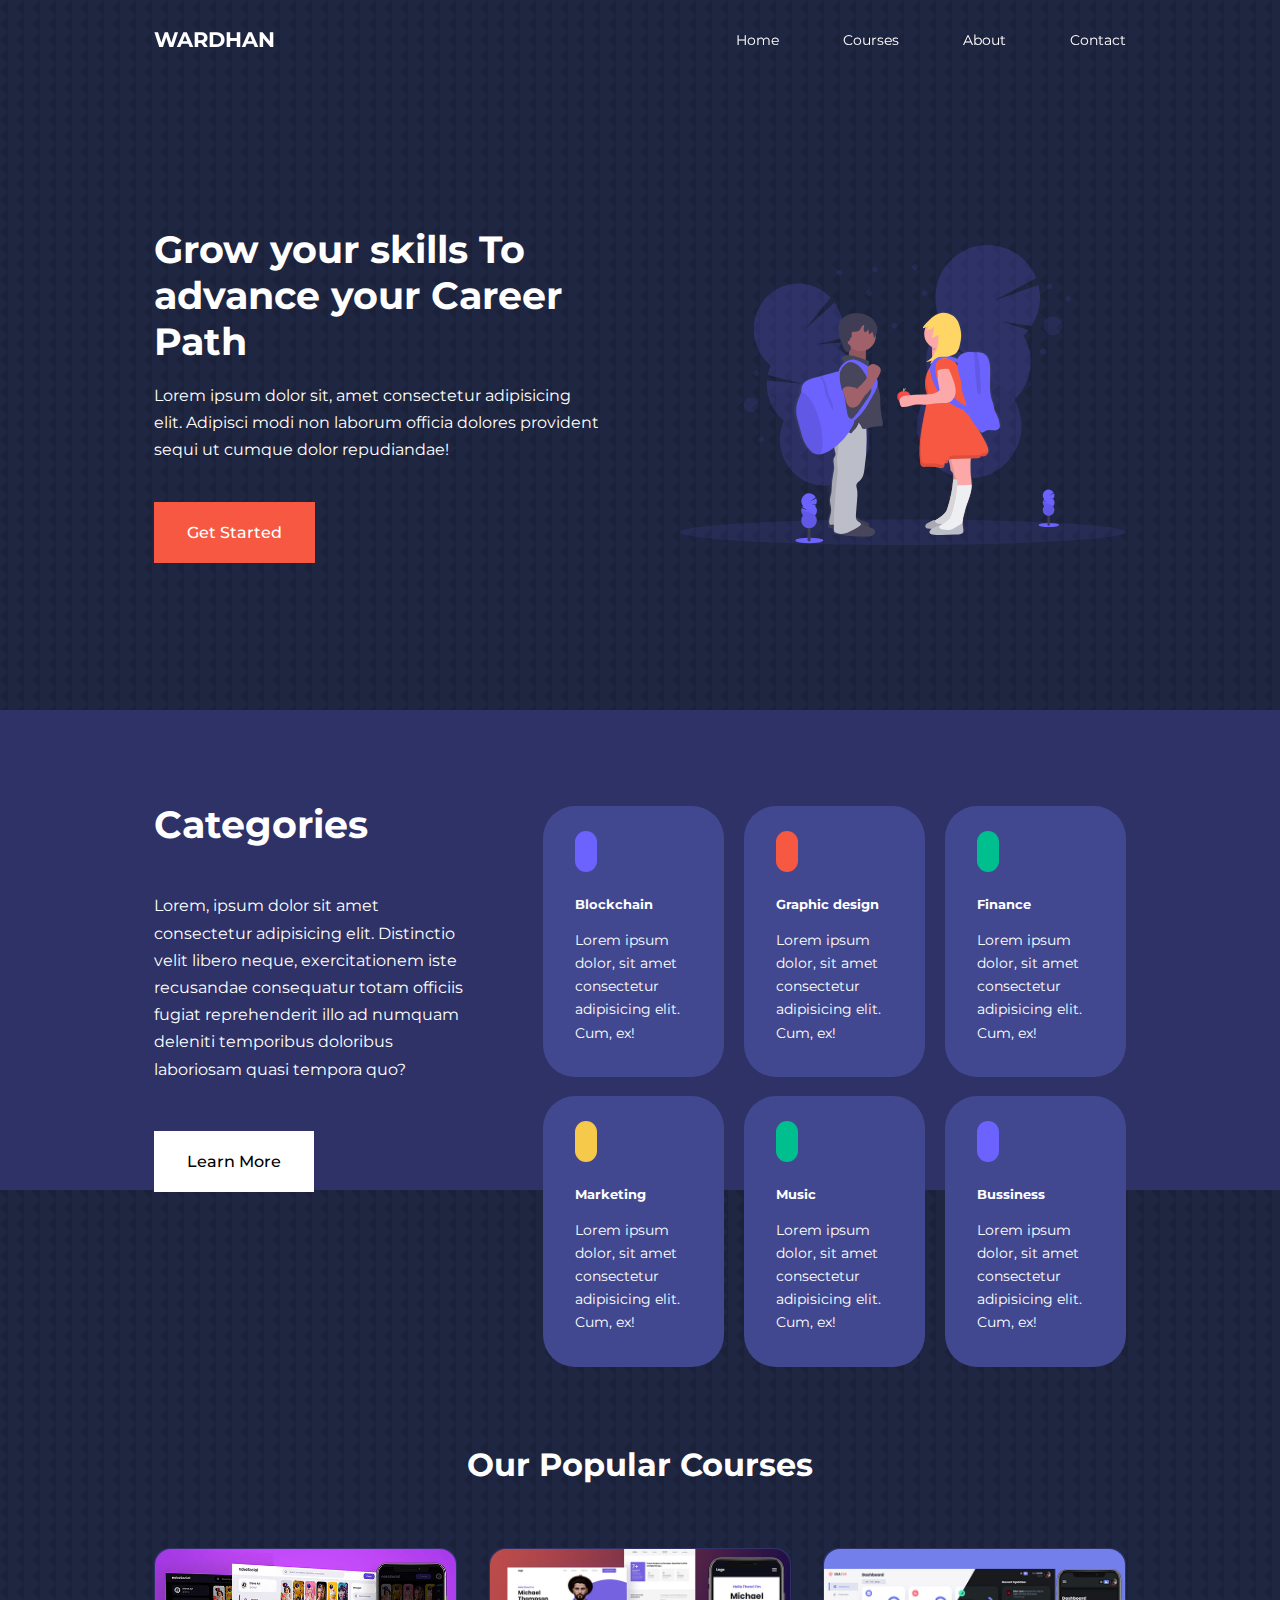
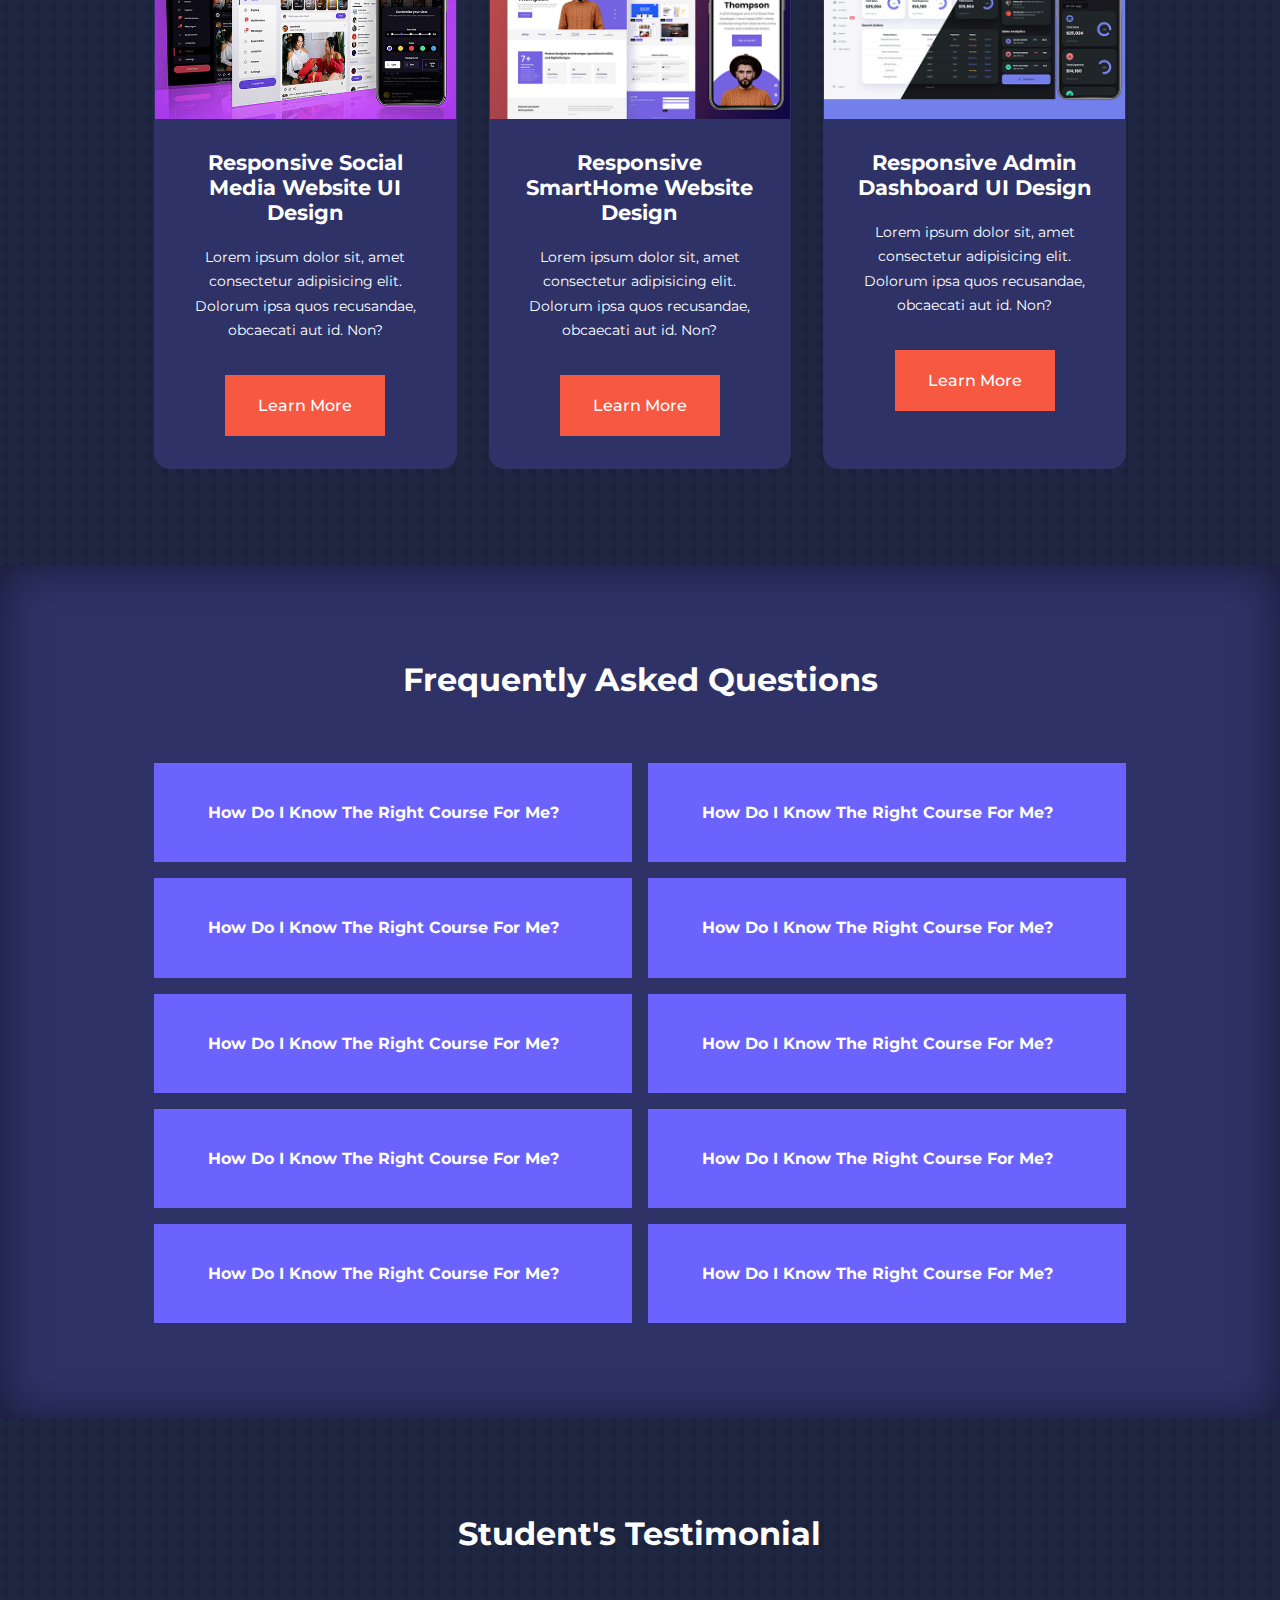
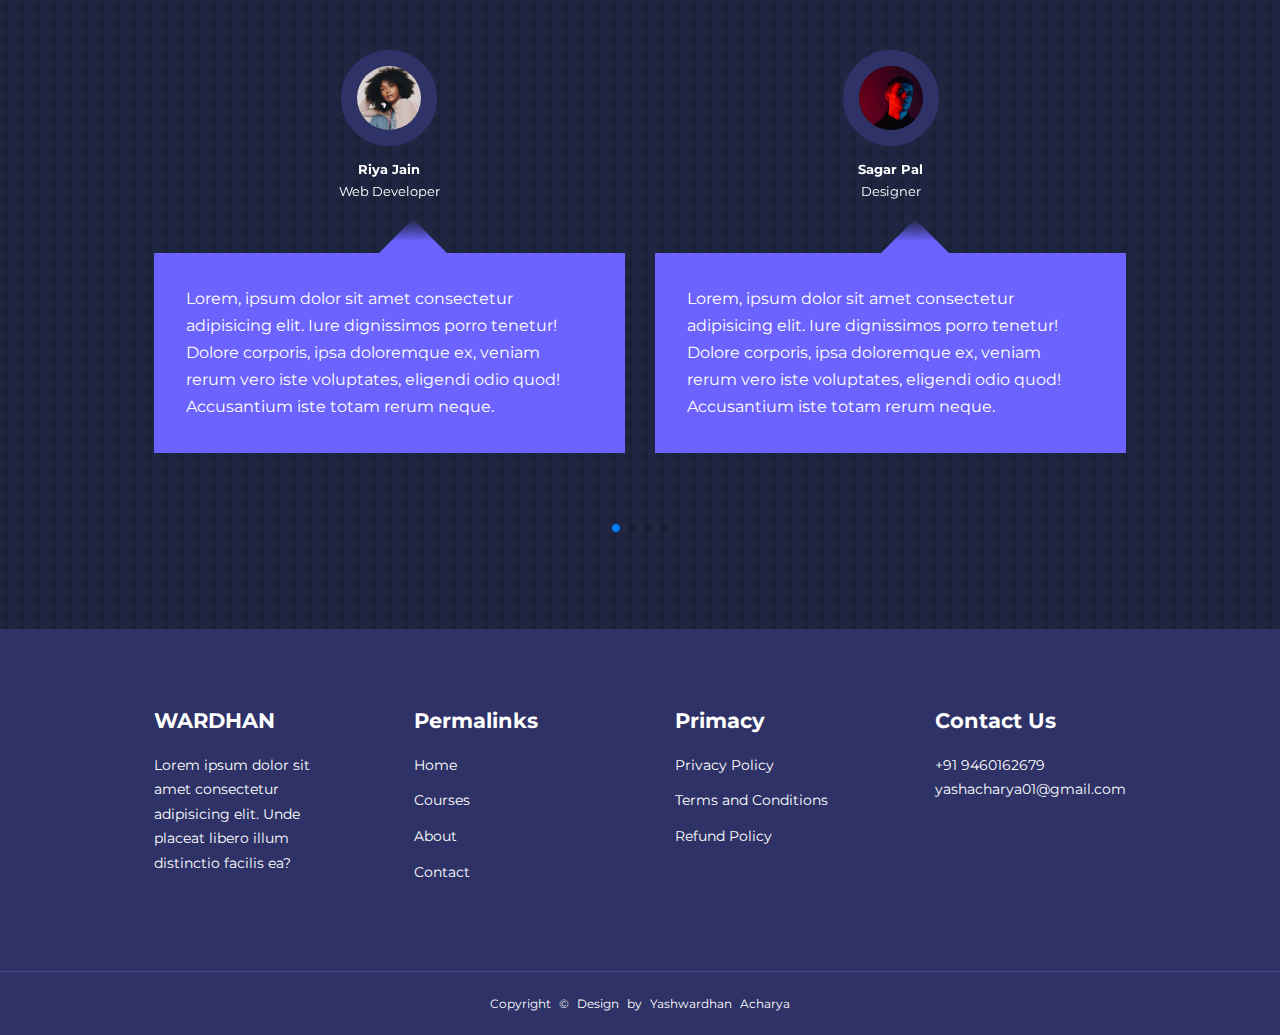
<file: index.html>
<!DOCTYPE html>
<html lang="en">
  <head>
    <meta charset="UTF-8" />
    <meta name="viewport" content="width=device-width, initial-scale=1.0" />
    <title>Wardhan Classes</title>

    <!-- iconscout cdn -->
    <link
      rel="stylesheet"
      href="https://unicons.iconscout.com/release/v4.0.8/css/line.css"
    />

    <!-- Google Font Montserrat -->
    <link rel="preconnect" href="https://fonts.googleapis.com" />
    <link rel="preconnect" href="https://fonts.gstatic.com" crossorigin />
    <link
      href="https://fonts.googleapis.com/css2?family=Montserrat:ital,wght@0,100..900;1,100..900&display=swap"
      rel="stylesheet"
    />

    <!-- swiper js -->
    <link
      rel="stylesheet"
      href="https://cdn.jsdelivr.net/npm/swiper@11/swiper-bundle.min.css"
    />

    <link rel="stylesheet" href="style.css" />
                        
    <style>
        body{
            background-image: url(bg-texture.png);
        }
    </style>
  </head>
  <body>
    <nav>
      <div class="container nav__container">
        <a href="index.html"><h4>WARDHAN</h4></a>
        <ul class="nav__menu">
          <li><a href="index.html">Home</a></li>
          <li><a href="courses.html">Courses</a></li>
          <li><a href="about.html">About</a></li>
          <li><a href="contact.html">Contact</a></li>
        </ul>
        <button id="open-menu-btn"><i class="uil uil-bars"></i></button>
        <button id="close-menu-btn"><i class="uil uil-multiply"></i></button>
      </div>
    </nav>

    <!-- ======END OF NAV====== -->

    <header>
      <div class="container header__container">
        <div class="header__left">
          <h1>Grow your skills To advance your Career Path</h1>
          <p>
            Lorem ipsum dolor sit, amet consectetur adipisicing elit. Adipisci
            modi non laborum officia dolores provident sequi ut cumque dolor
            repudiandae!
          </p>
          <a href="courses.html " class="btn btn-primary">Get Started</a>
        </div>
        <div class="header__right">
          <div class="heaer__right-image">
            <img src="header.svg" />
          </div>
        </div>
      </div>
    </header>
    <!-- ==============END OF HEADER============ -->

    <section class="categories">
      <div class="container categories__container">
        <div class="categories__left">
          <h1>Categories</h1>
          <p>
            Lorem, ipsum dolor sit amet consectetur adipisicing elit. Distinctio
            velit libero neque, exercitationem iste recusandae consequatur totam
            officiis fugiat reprehenderit illo ad numquam deleniti temporibus
            doloribus laboriosam quasi tempora quo?
          </p>
          <a href="#" class="btn">Learn More</a>
        </div>

        <div class="categories__right">
          <article class="category">
            <span class="category__icon"
              ><i class="uil uil-bitcoin-circle"></i
            ></span>
            <h5>Blockchain</h5>
            <p>
              Lorem ipsum dolor, sit amet consectetur adipisicing elit. Cum, ex!
            </p>
          </article>

          <article class="category">
            <span class="category__icon"><i class="uil uil-palette"></i></span>
            <h5>Graphic design</h5>
            <p>
              Lorem ipsum dolor, sit amet consectetur adipisicing elit. Cum, ex!
            </p>
          </article>

          <article class="category">
            <span class="category__icon"
              ><i class="uil uil-usd-circle"></i
            ></span>
            <h5>Finance</h5>
            <p>
              Lorem ipsum dolor, sit amet consectetur adipisicing elit. Cum, ex!
            </p>
          </article>

          <article class="category">
            <span class="category__icon"
              ><i class="uil uil-megaphone"></i
            ></span>
            <h5>Marketing</h5>
            <p>
              Lorem ipsum dolor, sit amet consectetur adipisicing elit. Cum, ex!
            </p>
          </article>

          <article class="category">
            <span class="category__icon"><i class="uil uil-music"></i></span>
            <h5>Music</h5>
            <p>
              Lorem ipsum dolor, sit amet consectetur adipisicing elit. Cum, ex!
            </p>
          </article>

          <article class="category">
            <span class="category__icon"
              ><i class="uil uil-puzzle-piece"></i
            ></span>
            <h5>Bussiness</h5>
            <p>
              Lorem ipsum dolor, sit amet consectetur adipisicing elit. Cum, ex!
            </p>
          </article>
        </div>
      </div>
    </section>
    <!-- =================END OF CATEGORIES============== -->

    <section class="courses">
      <h2>Our Popular Courses</h2>
      <div class="container courses__container">
        <article class="course">
          <div class="course__image">
            <img src="course1.jpg" />
          </div>
          <div class="course__info">
            <h4>Responsive Social Media Website UI Design</h4>
            <p>
              Lorem ipsum dolor sit, amet consectetur adipisicing elit. Dolorum
              ipsa quos recusandae, obcaecati aut id. Non?
            </p>
            <a href="courses.html" class="btn btn-primary">Learn More</a>
          </div>
        </article>

        <article class="course">
          <div class="course__image">
            <img src="course2.jpg" />
          </div>
          <div class="course__info">
            <h4>Responsive SmartHome Website Design</h4>
            <p>
              Lorem ipsum dolor sit, amet consectetur adipisicing elit. Dolorum
              ipsa quos recusandae, obcaecati aut id. Non?
            </p>
            <a href="courses.html" class="btn btn-primary">Learn More</a>
          </div>
        </article>

        <article class="course">
          <div class="course__image">
            <img src="course3.jpg" />
          </div>
          <div class="course__info">
            <h4>Responsive Admin Dashboard UI Design</h4>
            <p>
              Lorem ipsum dolor sit, amet consectetur adipisicing elit. Dolorum
              ipsa quos recusandae, obcaecati aut id. Non?
            </p>
            <a href="courses.html" class="btn btn-primary">Learn More</a>
          </div>
        </article>
      </div>
    </section>
    <!-- =================END OF COURSES============== -->

    <section class="faqs">
      <h2>Frequently Asked Questions</h2>
      <div class="container faqs__container">
        <article class="faq">
          <div class="faq__icon"><i class="uil uil-plus"></i></div>
          <div class="question__asnwer">
            <h4>How Do I Know The Right Course For Me?</h4>
            <p>
              Lorem ipsum, dolor sit amet consectetur adipisicing elit. Dolore
              nam nemo voluptate nesciunt iste vel obcaecati molestiae,
              repudiandae praesentium ullam facere nostrum eius, temporibus
              quidem ad, iure repellendus ea. Officia.
            </p>
          </div>
        </article>

        <article class="faq">
          <div class="faq__icon"><i class="uil uil-plus"></i></div>
          <div class="question__asnwer">
            <h4>How Do I Know The Right Course For Me?</h4>
            <p>
              Lorem ipsum, dolor sit amet consectetur adipisicing elit. Dolore
              nam nemo voluptate nesciunt iste vel obcaecati molestiae,
              repudiandae praesentium ullam facere nostrum eius, temporibus
              quidem ad, iure repellendus ea. Officia.
            </p>
          </div>
        </article>

        <article class="faq">
          <div class="faq__icon"><i class="uil uil-plus"></i></div>
          <div class="question__asnwer">
            <h4>How Do I Know The Right Course For Me?</h4>
            <p>
              Lorem ipsum, dolor sit amet consectetur adipisicing elit. Dolore
              nam nemo voluptate nesciunt iste vel obcaecati molestiae,
              repudiandae praesentium ullam facere nostrum eius, temporibus
              quidem ad, iure repellendus ea. Officia.
            </p>
          </div>
        </article>

        <article class="faq">
          <div class="faq__icon"><i class="uil uil-plus"></i></div>
          <div class="question__asnwer">
            <h4>How Do I Know The Right Course For Me?</h4>
            <p>
              Lorem ipsum, dolor sit amet consectetur adipisicing elit. Dolore
              nam nemo voluptate nesciunt iste vel obcaecati molestiae,
              repudiandae praesentium ullam facere nostrum eius, temporibus
              quidem ad, iure repellendus ea. Officia.
            </p>
          </div>
        </article>

        <article class="faq">
          <div class="faq__icon"><i class="uil uil-plus"></i></div>
          <div class="question__asnwer">
            <h4>How Do I Know The Right Course For Me?</h4>
            <p>
              Lorem ipsum, dolor sit amet consectetur adipisicing elit. Dolore
              nam nemo voluptate nesciunt iste vel obcaecati molestiae,
              repudiandae praesentium ullam facere nostrum eius, temporibus
              quidem ad, iure repellendus ea. Officia.
            </p>
          </div>
        </article>

        <article class="faq">
          <div class="faq__icon"><i class="uil uil-plus"></i></div>
          <div class="question__asnwer">
            <h4>How Do I Know The Right Course For Me?</h4>
            <p>
              Lorem ipsum, dolor sit amet consectetur adipisicing elit. Dolore
              nam nemo voluptate nesciunt iste vel obcaecati molestiae,
              repudiandae praesentium ullam facere nostrum eius, temporibus
              quidem ad, iure repellendus ea. Officia.
            </p>
          </div>
        </article>

        <article class="faq">
          <div class="faq__icon"><i class="uil uil-plus"></i></div>
          <div class="question__asnwer">
            <h4>How Do I Know The Right Course For Me?</h4>
            <p>
              Lorem ipsum, dolor sit amet consectetur adipisicing elit. Dolore
              nam nemo voluptate nesciunt iste vel obcaecati molestiae,
              repudiandae praesentium ullam facere nostrum eius, temporibus
              quidem ad, iure repellendus ea. Officia.
            </p>
          </div>
        </article>

        <article class="faq">
          <div class="faq__icon"><i class="uil uil-plus"></i></div>
          <div class="question__asnwer">
            <h4>How Do I Know The Right Course For Me?</h4>
            <p>
              Lorem ipsum, dolor sit amet consectetur adipisicing elit. Dolore
              nam nemo voluptate nesciunt iste vel obcaecati molestiae,
              repudiandae praesentium ullam facere nostrum eius, temporibus
              quidem ad, iure repellendus ea. Officia.
            </p>
          </div>
        </article>

        <article class="faq">
          <div class="faq__icon"><i class="uil uil-plus"></i></div>
          <div class="question__asnwer">
            <h4>How Do I Know The Right Course For Me?</h4>
            <p>
              Lorem ipsum, dolor sit amet consectetur adipisicing elit. Dolore
              nam nemo voluptate nesciunt iste vel obcaecati molestiae,
              repudiandae praesentium ullam facere nostrum eius, temporibus
              quidem ad, iure repellendus ea. Officia.
            </p>
          </div>
        </article>

        <article class="faq">
          <div class="faq__icon"><i class="uil uil-plus"></i></div>
          <div class="question__asnwer">
            <h4>How Do I Know The Right Course For Me?</h4>
            <p>
              Lorem ipsum, dolor sit amet consectetur adipisicing elit. Dolore
              nam nemo voluptate nesciunt iste vel obcaecati molestiae,
              repudiandae praesentium ullam facere nostrum eius, temporibus
              quidem ad, iure repellendus ea. Officia.
            </p>
          </div>
        </article>
      </div>
    </section>
    <!-- =================END OF FAQS============== -->

    <section class="container testimonials__container mySwiper">
      <h2>Student's Testimonial</h2>
      <div class="swiper-wrapper">
        <article class="testimonial swiper-slide">
          <div class="avatar">
            <img src="avatar1.jpg" alt="" />
          </div>
          <div class="testimonial__info">
            <h5>Riya Jain</h5>
            <small>Web Developer</small>
          </div>
          <div class="testimonial__body">
            <p>
              Lorem, ipsum dolor sit amet consectetur adipisicing elit. Iure
              dignissimos porro tenetur! Dolore corporis, ipsa doloremque ex,
              veniam rerum vero iste voluptates, eligendi odio quod! Accusantium
              iste totam rerum neque.
            </p>
          </div>
        </article>

        <article class="testimonial swiper-slide">
          <div class="avatar">
            <img src="avatar2.jpg" alt="" />
          </div>
          <div class="testimonial__info">
            <h5>Sagar Pal</h5>
            <small>Designer</small>
          </div>
          <div class="testimonial__body">
            <p>
              Lorem, ipsum dolor sit amet consectetur adipisicing elit. Iure
              dignissimos porro tenetur! Dolore corporis, ipsa doloremque ex,
              veniam rerum vero iste voluptates, eligendi odio quod! Accusantium
              iste totam rerum neque.
            </p>
          </div>
        </article>

        <article class="testimonial swiper-slide">
          <div class="avatar">
            <img src="avatar3.jpg" alt="" />
          </div>
          <div class="testimonial__info">
            <h5>Raghav Bajaj</h5>
            <small>Dsa Developer</small>
          </div>
          <div class="testimonial__body">
            <p>
              Lorem, ipsum dolor sit amet consectetur adipisicing elit. Iure
              dignissimos porro tenetur! Dolore corporis, ipsa doloremque ex,
              veniam rerum vero iste voluptates, eligendi odio quod! Accusantium
              iste totam rerum neque.
            </p>
          </div>
        </article>

        <article class="testimonial swiper-slide">
          <div class="avatar">
            <img src="avatar4.jpg" alt="" />
          </div>
          <div class="testimonial__info">
            <h5>Arpita Gehlot</h5>
            <small>Designer</small>
          </div>
          <div class="testimonial__body">
            <p>
              Lorem, ipsum dolor sit amet consectetur adipisicing elit. Iure
              dignissimos porro tenetur! Dolore corporis, ipsa doloremque ex,
              veniam rerum vero iste voluptates, eligendi odio quod! Accusantium
              iste totam rerum neque.
            </p>
          </div>
        </article>

        <article class="testimonial swiper-slide swiper-slide">
          <div class="avatar">
            <img src="avatar5.jpg" alt="" />
          </div>
          <div class="testimonial__info">
            <h5>Yashwardhan Acharya</h5>
            <small>Owner</small>
          </div>
          <div class="testimonial__body">
            <p>
              Lorem, ipsum dolor sit amet consectetur adipisicing elit. Iure
              dignissimos porro tenetur! Dolore corporis, ipsa doloremque ex,
              veniam rerum vero iste voluptates, eligendi odio quod! Accusantium
              iste totam rerum neque.
            </p>
          </div>
        </article>
      </div>
      <div class="swiper-pagination"></div>
    </section>

    <!-- =============END OF TESTIMONIAL============= -->

    <footer class="footer">
      <div class="container footer__container">
        <div class="footer__1">
          <a href="index.html" class="footer__logo"><h4>WARDHAN</h4></a>
          <p>
            Lorem ipsum dolor sit amet consectetur adipisicing elit. Unde
            placeat libero illum distinctio facilis ea?
          </p>
        </div>

        <div class="footer__2">
          <h4>Permalinks</h4>
          <ul class="permalinks">
            <li><a href="index.html">Home</a></li>
            <li><a href="courses.html">Courses</a></li>
            <li><a href="about.html">About</a></li>
            <li><a href="contact.html">Contact</a></li>
          </ul>
        </div>

        <div class="footer__3">
            <h4>Primacy</h4>
            <ul class="privacy">
                <li><a href="#">Privacy Policy</a></li>
                <li><a href="#">Terms and Conditions</a></li>
                <li><a href="#">Refund Policy</a></li>
            </ul>
        </div>

        <div class="fopoter__4">
            <h4>Contact Us</h4>
            <div>
                <p>+91 9460162679</p>
                <p>yashacharya01@gmail.com</p>
            </div>
            <ul class="footer__socials">
                <li><a href="#"><i class="uil uil-facebook-f"></i></a></li>
                <li><a href="#"><i class="uil uil-instagram-alt"></i></a></li>
                <li><a href="#"><i class="uil uil-twitter"></i></a></li>
                <li><a href="#"><i class="uil uil-linkedin-alt"></i></a></li>
            </ul>
        </div>

    </div>
    <div class="footer__copyright">
        <small>Copyright
            &copy;  Design by Yashwardhan Acharya
        </small>
    </div>
    </footer>

    <!-- ===========END OF FOOTER========= -->


    <script src="https://cdn.jsdelivr.net/npm/swiper@11/swiper-bundle.min.js"></script>
    <script src="script.js"></script>
    <script>
      var swiper = new Swiper(".mySwiper", {
        slidesPerView: 1,
        spaceBetween: 30,
        pagination: {
          el: ".swiper-pagination",
          clickable: true,
        },
        //When breakpoint is >= 600px
        breakpoints: {
          600: {
            slidesPerView: 2,
          },
        },
      });
    </script>
  </body>
</html>
</file>
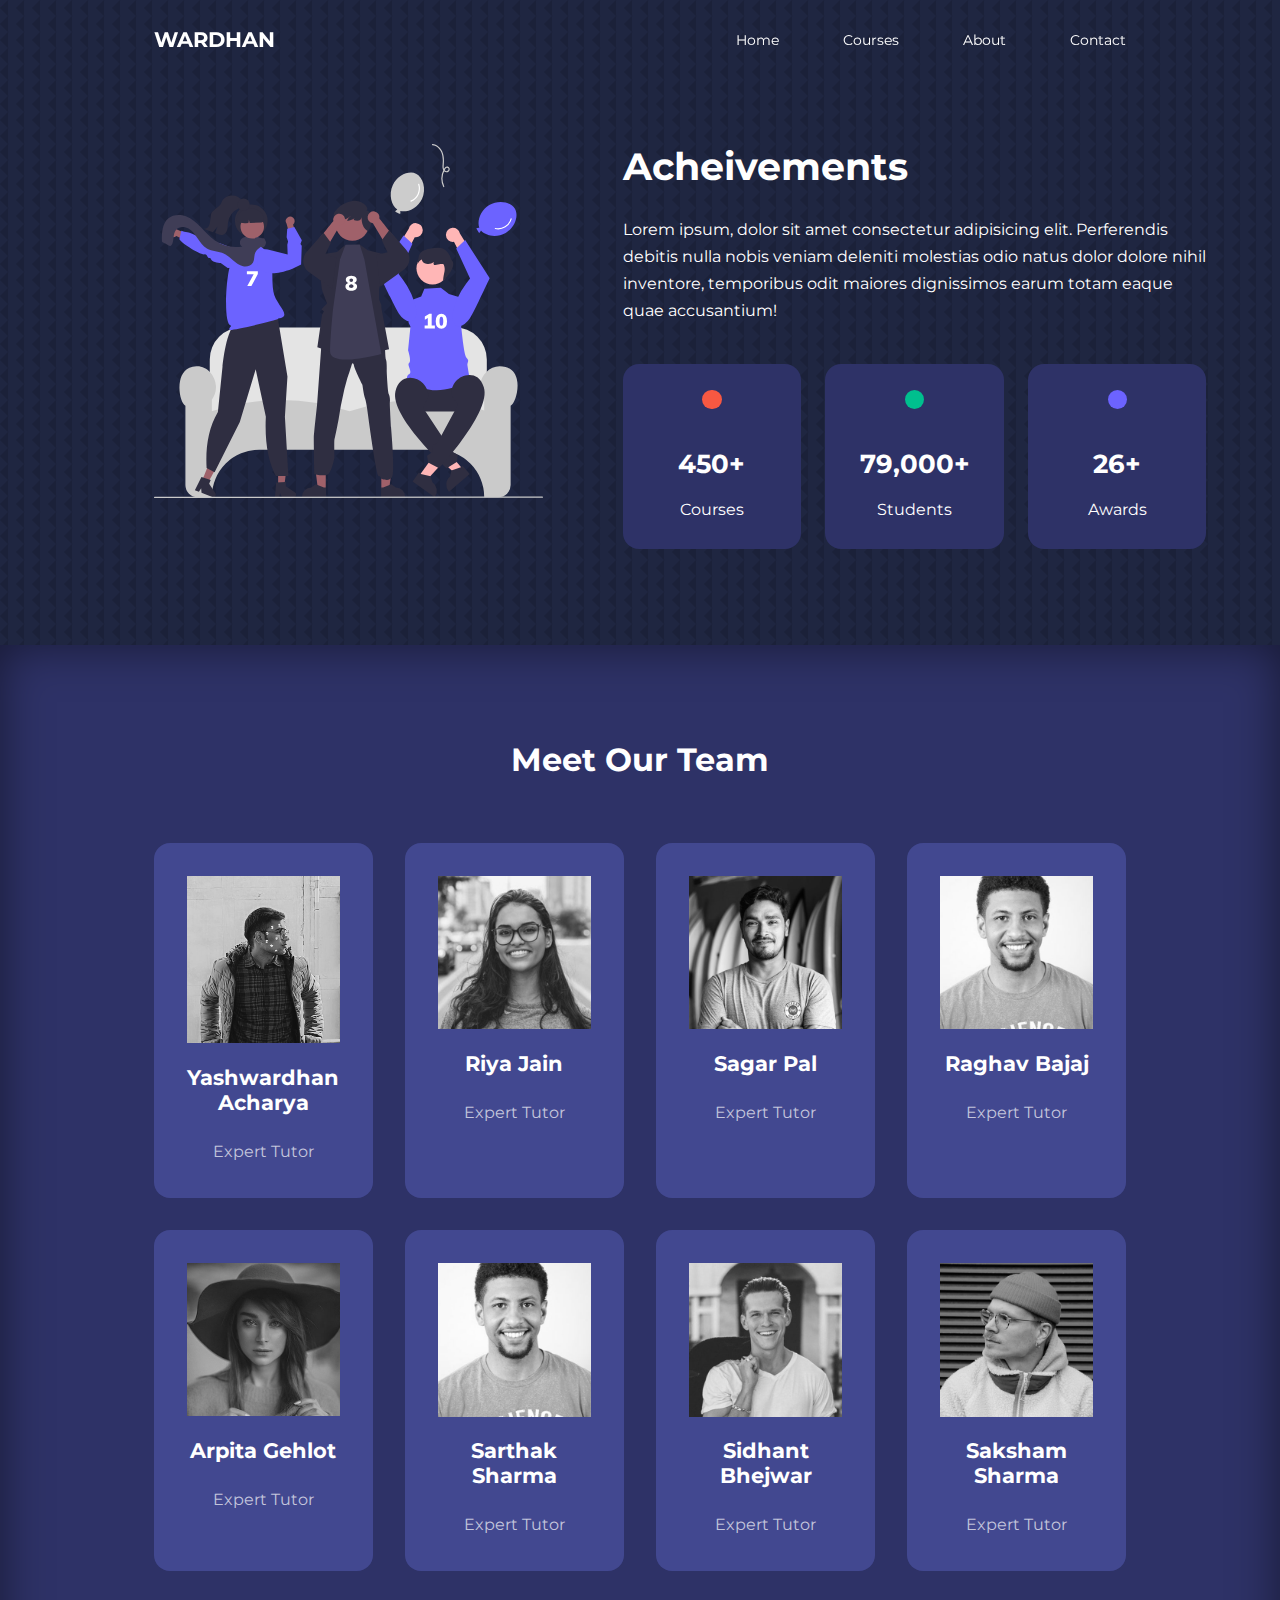
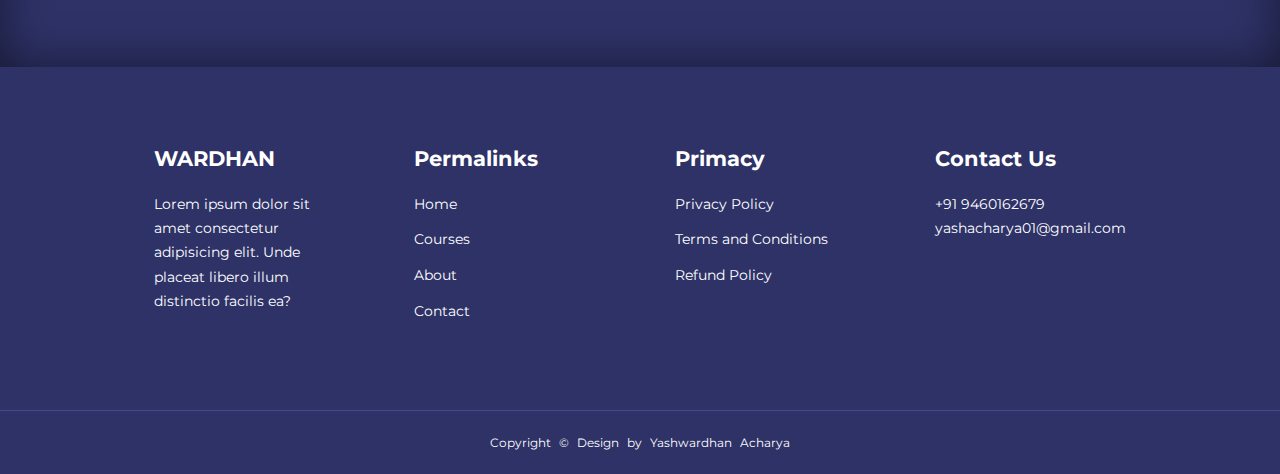
<file: about.html>
<!DOCTYPE html>
<html lang="en">
  <head>
    <meta charset="UTF-8" />
    <meta name="viewport" content="width=device-width, initial-scale=1.0" />
    <title>Wardhan Classes</title>

    <!-- iconscout cdn -->
    <link
      rel="stylesheet"
      href="https://unicons.iconscout.com/release/v4.0.8/css/line.css"
    />

    <!-- Google Font Montserrat -->
    <link rel="preconnect" href="https://fonts.googleapis.com" />
    <link rel="preconnect" href="https://fonts.gstatic.com" crossorigin />
    <link
      href="https://fonts.googleapis.com/css2?family=Montserrat:ital,wght@0,100..900;1,100..900&display=swap"
      rel="stylesheet"
    />

   

    <link rel="stylesheet" href="style.css" />
    <link rel="stylesheet" href="about.css" />
    <style>
        body{
            background-image: url(bg-texture.png);
        }
    </style> 
</head>
  <body>
    <nav>
      <div class="container nav__container">
        <a href="index.html"><h4>WARDHAN</h4></a>
        <ul class="nav__menu">
          <li><a href="index.html">Home</a></li>
          <li><a href="courses.html">Courses</a></li>
          <li><a href="about.html">About</a></li>
          <li><a href="contact.html">Contact</a></li>
        </ul>
        <button id="open-menu-btn"><i class="uil uil-bars"></i></button>
        <button id="close-menu-btn"><i class="uil uil-multiply"></i></button>
      </div>
    </nav>

    <!-- ======END OF NAV====== -->


    <section class="about__achievements">
        <div class="container about__achievements-container">
            <div class="about__achievements-left">
                <img src="about achievements.svg">
            </div>
            <div class="about__achievements-right">
                <h1>Acheivements</h1>
                <p>Lorem ipsum, dolor sit amet consectetur adipisicing elit. Perferendis debitis nulla nobis veniam deleniti molestias odio natus dolor dolore nihil inventore, temporibus odit maiores dignissimos earum totam eaque quae accusantium!</p>
                <div class="achievements__cards">
                    
                    <article class="achievement__card">
                        <span class="achievement__icon">
                            <i class="uil uil-video"></i>
                        </span>
                        <h3>450+</h3>
                        <p>Courses</p>
                    </article>
                    
                    <article class="achievement__card">
                        <span class="achievement__icon">
                            <i class="uil uil-users-alt"></i>
                        </span>
                        <h3>79,000+</h3>
                        <p>Students</p>
                    </article>
                    
                    <article class="achievement__card">
                        <span class="achievement__icon">
                            <i class="uil uil-trophy"></i>
                        </span>
                        <h3>26+</h3>
                        <p>Awards</p>
                    </article>

                </div>
            </div>
        </div>

    </section>

 <!-- ======END OF ACHIEVEMENTS====== -->


 <section class="team">
    <h2>Meet Our Team</h2>
    <div class="container team__container">
        
        <article class="team__member">
            <div class="team__member-img">
                <img src="avatar5.jpg">
            </div>
            <div class="team__member-info">
                <h4>Yashwardhan Acharya</h4>
                <p>Expert Tutor</p>
            </div>
            <div class="team__member-social">
                <a href="#" target="_blank"><i class="uil  uil-instagram"></i></a>
                <a href="#" target="_blank"><i class="uil  uil-twitter-alt"></i></a>
                <a href="#" target="_blank"><i class="uil  uil-linkedin-alt"></i></a>
            </div>
        </article>
        
        
       
        
        <article class="team__member">
            <div class="team__member-img">
                <img src="tm2.jpg">
            </div>
            <div class="team__member-info">
                <h4>Riya Jain </h4>
                <p>Expert Tutor</p>
            </div>
            <div class="team__member-social">
                <a href="#" target="_blank"><i class="uil  uil-instagram"></i></a>
                <a href="#" target="_blank"><i class="uil  uil-twitter-alt"></i></a>
                <a href="#" target="_blank"><i class="uil  uil-linkedin-alt"></i></a>
            </div>
        </article>
        
        <article class="team__member">
            <div class="team__member-img">
                <img src="tm1.jpg">
            </div>
            <div class="team__member-info">
                <h4>Sagar Pal</h4>
                <p>Expert Tutor</p>
            </div>
            <div class="team__member-social">
                <a href="#" target="_blank"><i class="uil  uil-instagram"></i></a>
                <a href="#" target="_blank"><i class="uil  uil-twitter-alt"></i></a>
                <a href="#" target="_blank"><i class="uil  uil-linkedin-alt"></i></a>
            </div>
        </article>
        
        <article class="team__member">
            <div class="team__member-img">
                <img src="tm4.jpg">
            </div>
            <div class="team__member-info">
                <h4>Raghav Bajaj</h4>
                <p>Expert Tutor</p>
            </div>
            <div class="team__member-social">
                <a href="#" target="_blank"><i class="uil  uil-instagram"></i></a>
                <a href="#" target="_blank"><i class="uil  uil-twitter-alt"></i></a>
                <a href="#" target="_blank"><i class="uil  uil-linkedin-alt"></i></a>
            </div>
        </article>
        
        <article class="team__member">
            <div class="team__member-img">
                <img src="tm3.jpg">
            </div>
            <div class="team__member-info">
                <h4>Arpita Gehlot</h4>
                <p>Expert Tutor</p>
            </div>
            <div class="team__member-social">
                <a href="#" target="_blank"><i class="uil  uil-instagram"></i></a>
                <a href="#" target="_blank"><i class="uil  uil-twitter-alt"></i></a>
                <a href="#" target="_blank"><i class="uil  uil-linkedin-alt"></i></a>
            </div>
        </article>
        
        <article class="team__member">
            <div class="team__member-img">
                <img src="tm4.jpg">
            </div>
            <div class="team__member-info">
                <h4>Sarthak Sharma</h4>
                <p>Expert Tutor</p>
            </div>
            <div class="team__member-social">
                <a href="#" target="_blank"><i class="uil  uil-instagram"></i></a>
                <a href="#" target="_blank"><i class="uil  uil-twitter-alt"></i></a>
                <a href="#" target="_blank"><i class="uil  uil-linkedin-alt"></i></a>
            </div>
        </article>
        
        <article class="team__member">
            <div class="team__member-img">
                <img src="tm6.jpg">
            </div>
            <div class="team__member-info">
                <h4>Sidhant Bhejwar</h4>
                <p>Expert Tutor</p>
            </div>
            <div class="team__member-social">
                <a href="#" target="_blank"><i class="uil  uil-instagram"></i></a>
                <a href="#" target="_blank"><i class="uil  uil-twitter-alt"></i></a>
                <a href="#" target="_blank"><i class="uil  uil-linkedin-alt"></i></a>
            </div>
        </article>
        
        <article class="team__member">
            <div class="team__member-img">
                <img src="tm8.jpg">
            </div>
            <div class="team__member-info">
                <h4>Saksham Sharma</h4>
                <p>Expert Tutor</p>
            </div>
            <div class="team__member-social">
                <a href="#" target="_blank"><i class="uil  uil-instagram"></i></a>
                <a href="#" target="_blank"><i class="uil  uil-twitter-alt"></i></a>
                <a href="#" target="_blank"><i class="uil  uil-linkedin-alt"></i></a>
            </div>
        </article>

    </div>
 </section>
<!-- ================END OF TEAM MEMBER============= -->







    <footer class="footer">
        <div class="container footer__container">
          <div class="footer__1">
            <a href="index.html" class="footer__logo"><h4>WARDHAN</h4></a>
            <p>
              Lorem ipsum dolor sit amet consectetur adipisicing elit. Unde
              placeat libero illum distinctio facilis ea?
            </p>
          </div>
  
          <div class="footer__2">
            <h4>Permalinks</h4>
            <ul class="permalinks">
              <li><a href="index.html">Home</a></li>
              <li><a href="courses.html">Courses</a></li>
              <li><a href="about.html">About</a></li>
              <li><a href="contact.html">Contact</a></li>
            </ul>
          </div>
  
          <div class="footer__3">
              <h4>Primacy</h4>
              <ul class="privacy">
                  <li><a href="#">Privacy Policy</a></li>
                  <li><a href="#">Terms and Conditions</a></li>
                  <li><a href="#">Refund Policy</a></li>
              </ul>
          </div>
  
          <div class="fopoter__4">
              <h4>Contact Us</h4>
              <div>
                  <p>+91 9460162679</p>
                  <p>yashacharya01@gmail.com</p>
              </div>
              <ul class="footer__socials">
                  <li><a href="#"><i class="uil uil-facebook-f"></i></a></li>
                  <li><a href="#"><i class="uil uil-instagram-alt"></i></a></li>
                  <li><a href="#"><i class="uil uil-twitter"></i></a></li>
                  <li><a href="#"><i class="uil uil-linkedin-alt"></i></a></li>
              </ul>
          </div>
  
      </div>
      <div class="footer__copyright">
          <small>Copyright
              &copy;  Design by Yashwardhan Acharya
          </small>
      </div>
      </footer>
  
      <!-- ===========END OF FOOTER========= -->
  
  
      
      <script src="script.js"></script>
     
      </script>
    </body>
  </html>
</file>
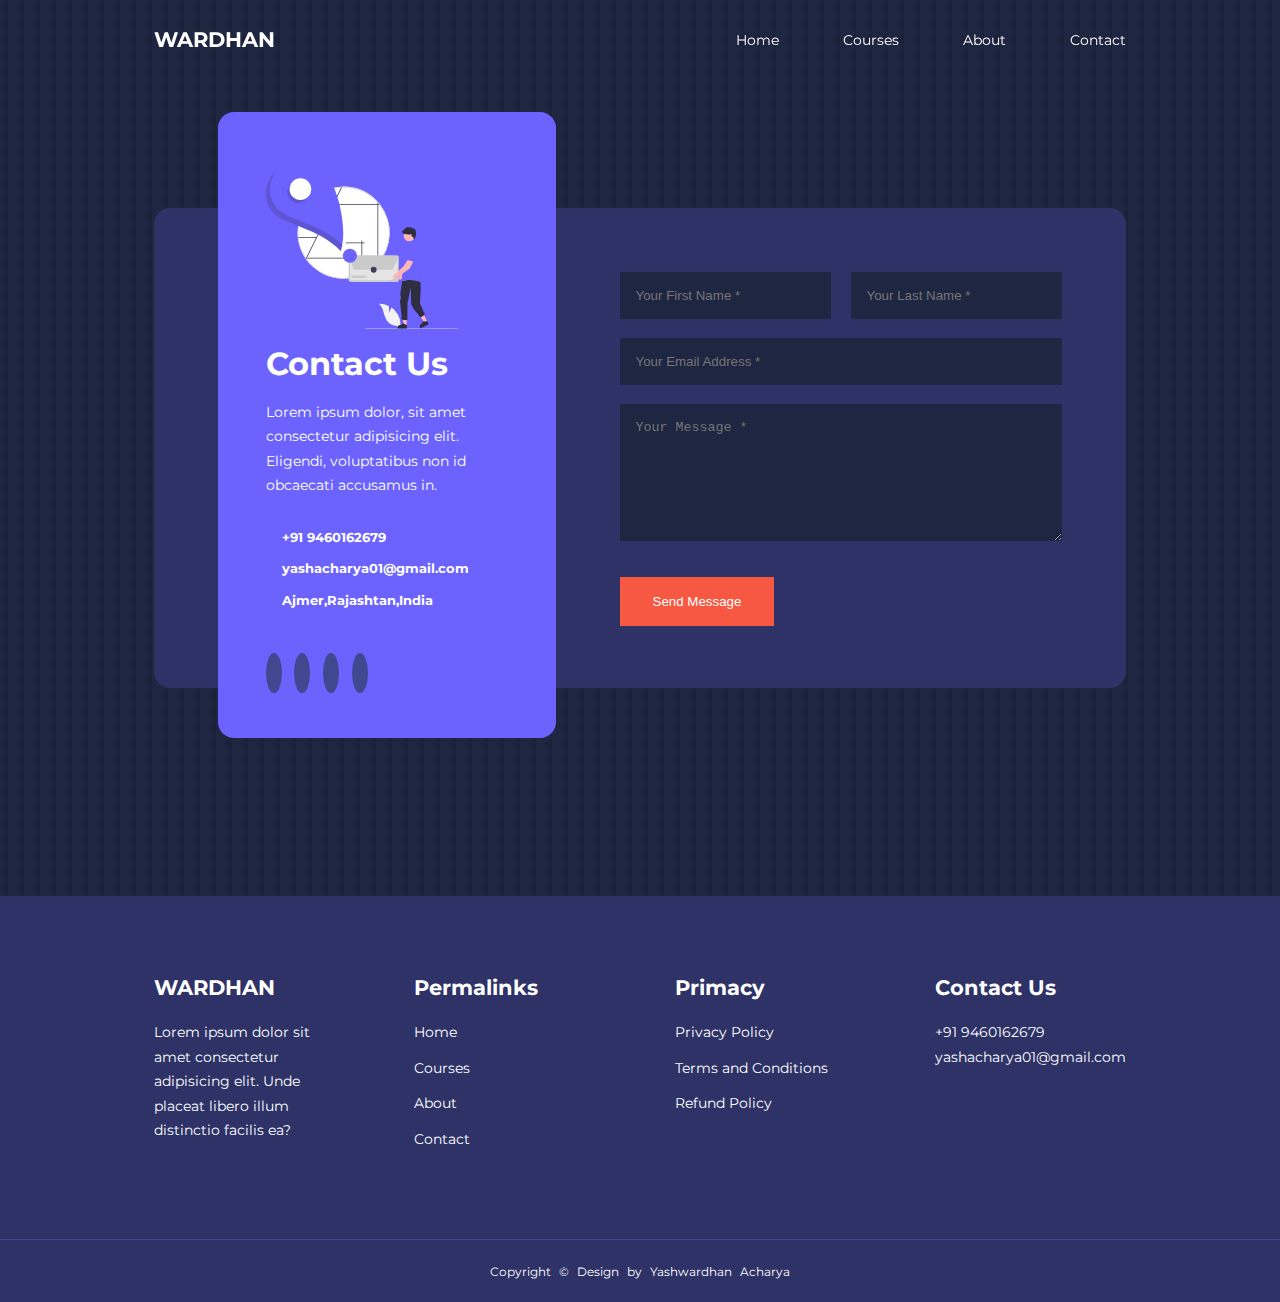
<file: contact.html>
<!DOCTYPE html>
<html lang="en">
  <head>
    <meta charset="UTF-8" />
    <meta name="viewport" content="width=device-width, initial-scale=1.0" />
    <title>Wardhan Classes</title>

    <!-- iconscout cdn -->
    <link
      rel="stylesheet"
      href="https://unicons.iconscout.com/release/v4.0.8/css/line.css"
    />

    <!-- Google Font Montserrat -->
    <link rel="preconnect" href="https://fonts.googleapis.com" />
    <link rel="preconnect" href="https://fonts.gstatic.com" crossorigin />
    <link
      href="https://fonts.googleapis.com/css2?family=Montserrat:ital,wght@0,100..900;1,100..900&display=swap"
      rel="stylesheet"
    />

   

    <link rel="stylesheet" href="style.css" />
    <link rel="stylesheet" href="contact.css" />

    <style>
        body{
            background-image: url(bg-texture.png);
        }
    </style>
  </head>
  <body>
    <nav>
      <div class="container nav__container">
        <a href="index.html"><h4>WARDHAN</h4></a>
        <ul class="nav__menu">
          <li><a href="index.html">Home</a></li>
          <li><a href="courses.html">Courses</a></li>
          <li><a href="about.html">About</a></li>
          <li><a href="contact.html">Contact</a></li>
        </ul>
        <button id="open-menu-btn"><i class="uil uil-bars"></i></button>
        <button id="close-menu-btn"><i class="uil uil-multiply"></i></button>
      </div>
    </nav>

    <!-- ======END OF NAV====== -->





    <section class="contact">
        <div class="container contact__container">
            <aside class="contact__aside">
                <div class="aside__image">
                    <img src="contact.svg" alt="">
                </div>
                <h2>Contact Us</h2>
                <p>Lorem ipsum dolor, sit amet consectetur adipisicing elit. Eligendi, voluptatibus non id obcaecati accusamus in.</p>
                <ul class="contact__details">
                    <li>
                        <i class="uil uil-phone-times"></i>
                        <h5>+91 9460162679</h5>
                    </li>
                    <li>
                        <i class="uil uil-envelope"></i>
                        <h5>yashacharya01@gmail.com</h5>
                    </li>
                    <li>
                        <i class="uil uil-location-point"></i>
                        <h5>Ajmer,Rajashtan,India</h5>
                    </li>
                   
                </ul>

                <ul class="contact__socials">
                    <li><a href="#"><i class="uil uil-facebook-f"></i></a></li>
                    <li><a href="#"><i class="uil uil-instagram"></i></a></li>
                    <li><a href="#"><i class="uil uil-twitter"></i></a></li>
                    <li><a href="#"><i class="uil uil-linkedin-alt"></i></a></li>
                </ul>
            </aside>


            <form action="https://formspree.io/f/mvoeapek" method="POST" class="contact__form">
                <div class="form__name">
                    <input type="text" name="First Name"   id="" placeholder="Your First Name *" required>
                    <input type="text" name="Last Name" id="" placeholder="Your Last Name *" required>
                </div>
                <input type="email" name="Email Address"  id="email" placeholder="Your Email Address *" required>
                <textarea name="Message"   rows="7"  placeholder="Your Message *" required></textarea>
                <button type="submit" class="btn  btn--primary">Send Message</button>
            </form>
        </div>
    </section>


















<footer class="footer">
    <div class="container footer__container">
      <div class="footer__1">
        <a href="index.html" class="footer__logo"><h4>WARDHAN</h4></a>
        <p>
          Lorem ipsum dolor sit amet consectetur adipisicing elit. Unde
          placeat libero illum distinctio facilis ea?
        </p>
      </div>

      <div class="footer__2">
        <h4>Permalinks</h4>
        <ul class="permalinks">
          <li><a href="index.html">Home</a></li>
          <li><a href="courses.html">Courses</a></li>
          <li><a href="about.html">About</a></li>
          <li><a href="contact.html">Contact</a></li>
        </ul>
      </div>

      <div class="footer__3">
          <h4>Primacy</h4>
          <ul class="privacy">
              <li><a href="#">Privacy Policy</a></li>
              <li><a href="#">Terms and Conditions</a></li>
              <li><a href="#">Refund Policy</a></li>
          </ul>
      </div>

      <div class="fopoter__4">
          <h4>Contact Us</h4>
          <div>
              <p>+91 9460162679</p>
              <p>yashacharya01@gmail.com</p>
          </div>
          <ul class="footer__socials">
              <li><a href="#"><i class="uil uil-facebook-f"></i></a></li>
              <li><a href="#"><i class="uil uil-instagram-alt"></i></a></li>
              <li><a href="#"><i class="uil uil-twitter"></i></a></li>
              <li><a href="#"><i class="uil uil-linkedin-alt"></i></a></li>
          </ul>
      </div>

  </div>
  <div class="footer__copyright">
      <small>Copyright
          &copy;  Design by Yashwardhan Acharya
      </small>
  </div>
  </footer>

  <!-- ===========END OF FOOTER========= -->


  
  <script src="script.js"></script>
 
  </script>
</body>
</html>
</file>
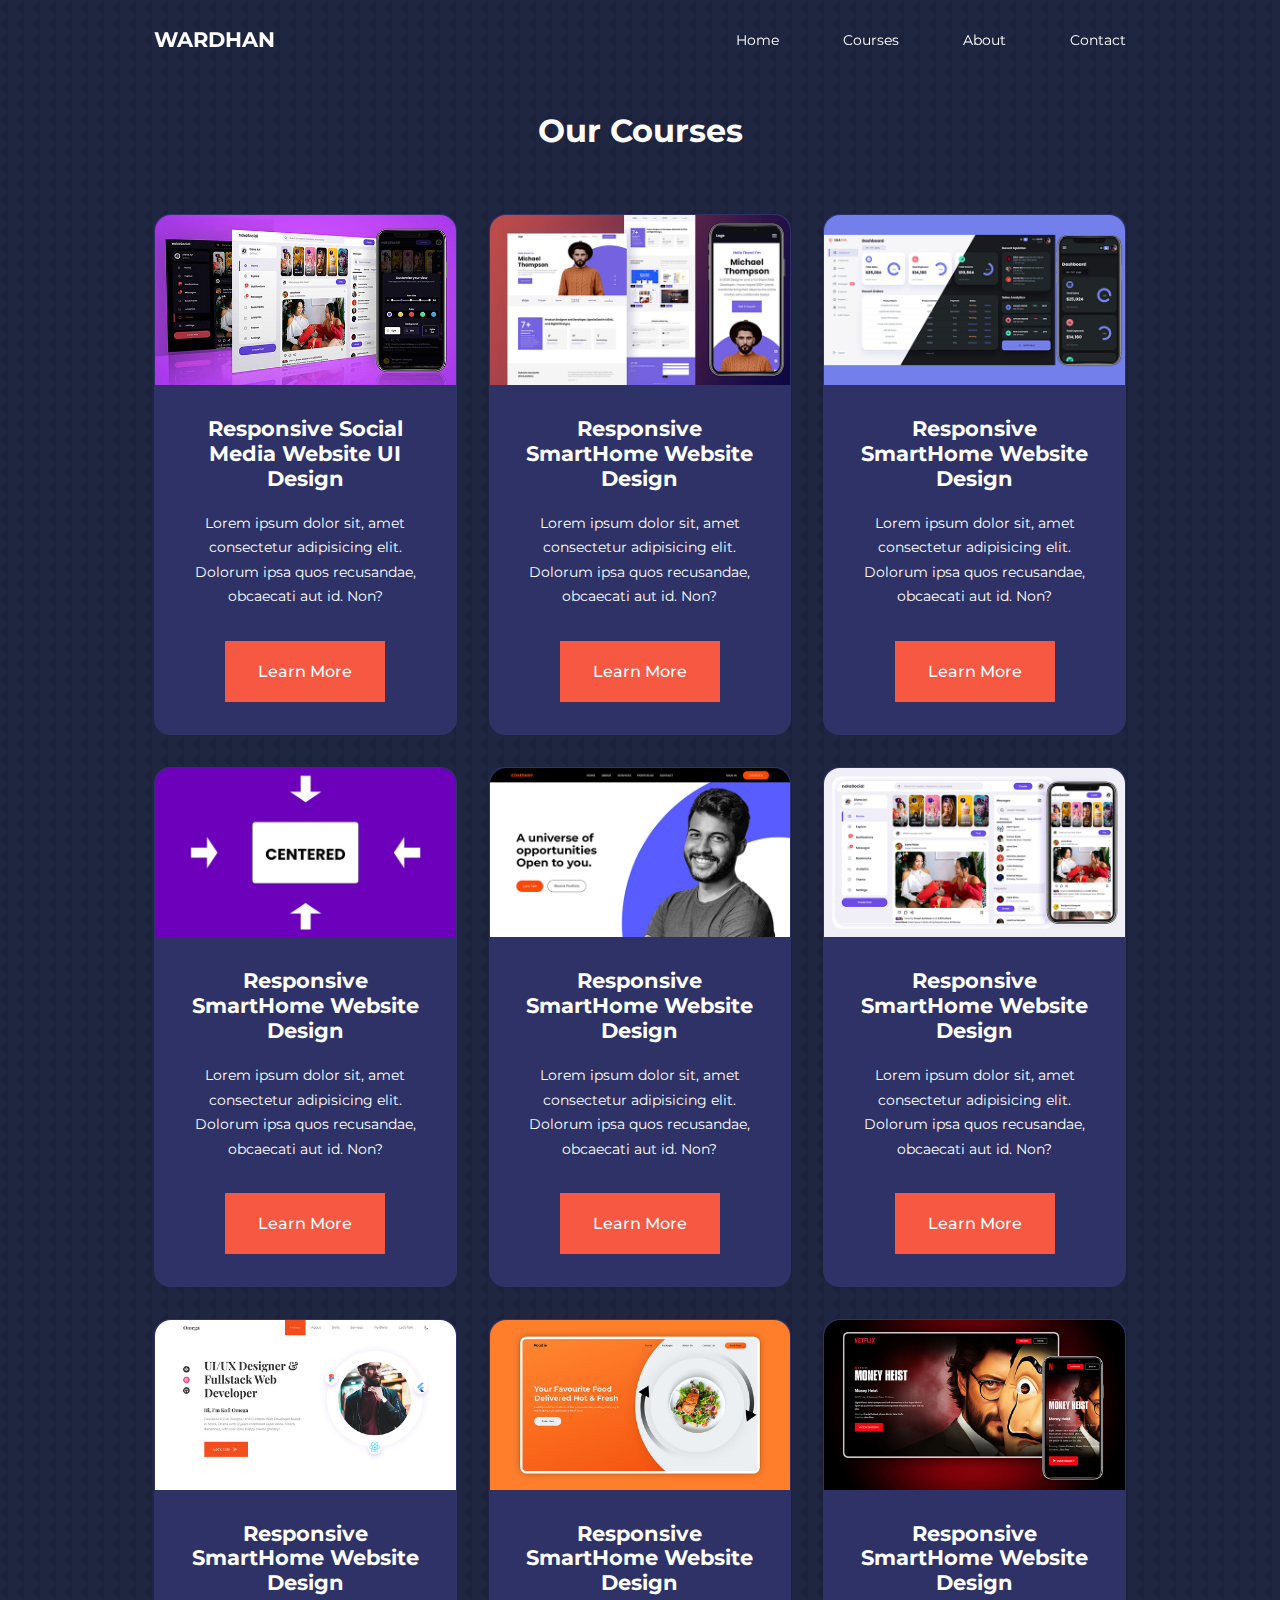
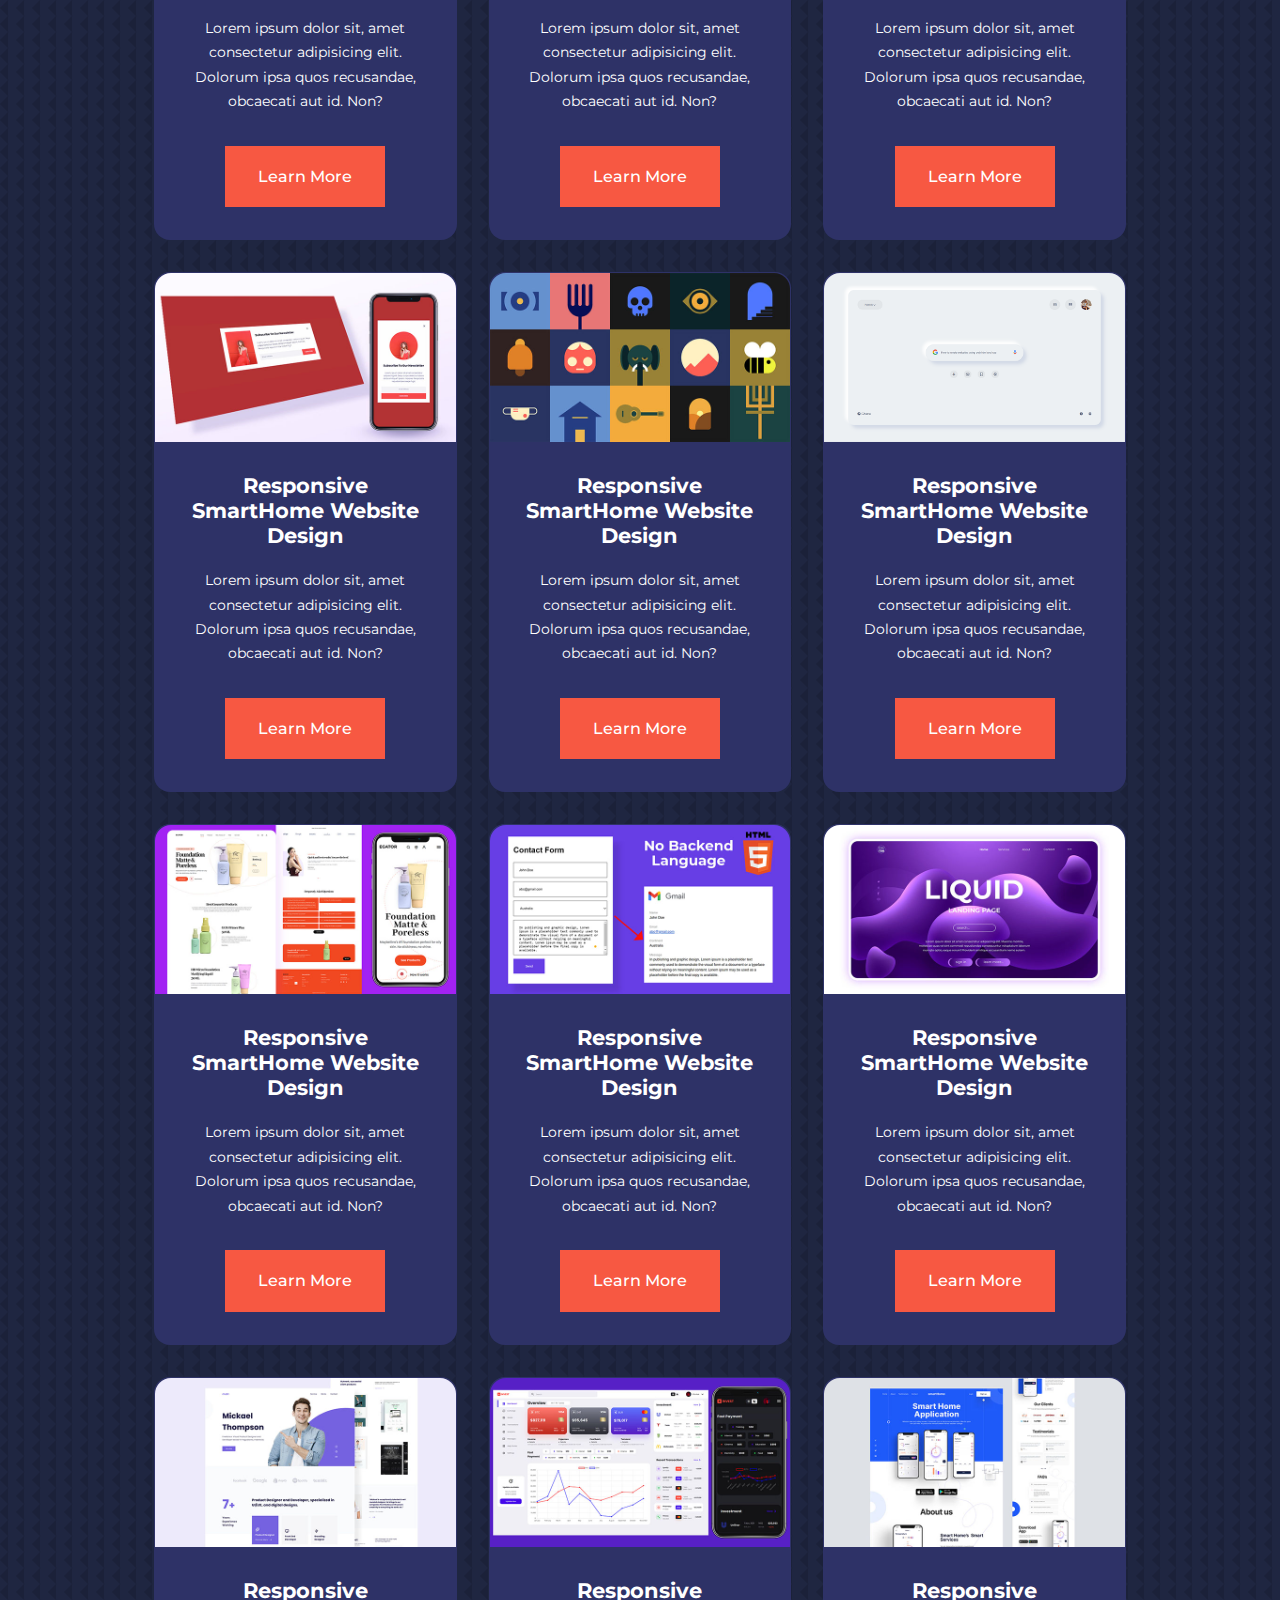
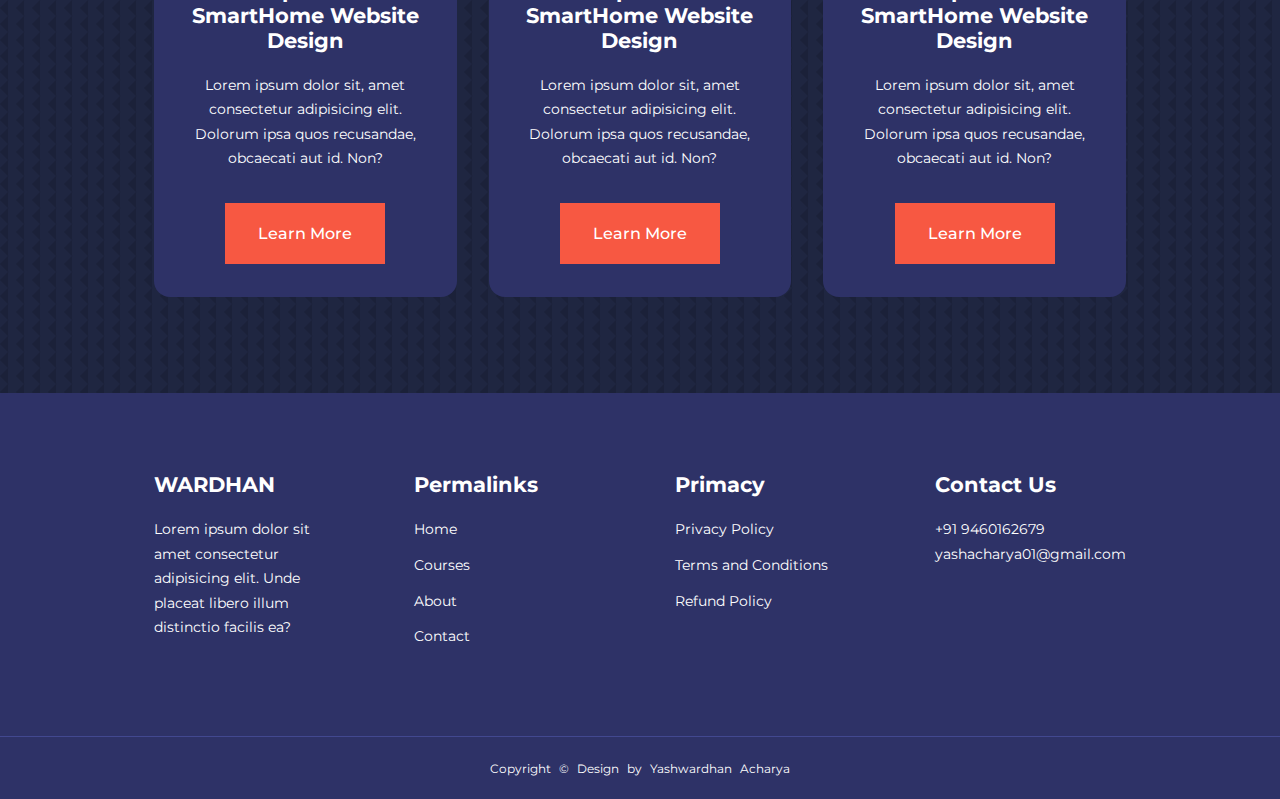
<file: courses.html>
<!DOCTYPE html>
<html lang="en">
  <head>
    <meta charset="UTF-8" />
    <meta name="viewport" content="width=device-width, initial-scale=1.0" />
    <title>Wardhan Classes</title>

    <!-- iconscout cdn -->
    <link
      rel="stylesheet"
      href="https://unicons.iconscout.com/release/v4.0.8/css/line.css"
    />

    <!-- Google Font Montserrat -->
    <link rel="preconnect" href="https://fonts.googleapis.com" />
    <link rel="preconnect" href="https://fonts.gstatic.com" crossorigin />
    <link
      href="https://fonts.googleapis.com/css2?family=Montserrat:ital,wght@0,100..900;1,100..900&display=swap"
      rel="stylesheet"
    />

   

    <link rel="stylesheet" href="style.css" />
    <style>
      body{
          background-image: url(bg-texture.png);
      }
        .courses{
            margin-top: 1rem;
        }
       
    
    </style>
  </head>
  <body>
    <nav>
      <div class="container nav__container">
        <a href="index.html"><h4>WARDHAN</h4></a>
        <ul class="nav__menu">
          <li><a href="index.html">Home</a></li>
          <li><a href="courses.html">Courses</a></li>
          <li><a href="about.html">About</a></li>
          <li><a href="contact.html">Contact</a></li>
        </ul>
        <button id="open-menu-btn"><i class="uil uil-bars"></i></button>
        <button id="close-menu-btn"><i class="uil uil-multiply"></i></button>
      </div>
    </nav>

    <!-- ======END OF NAV====== -->




    <section class="courses">
        <h2>Our Courses</h2>
        <div class="container courses__container">
          <article class="course">
            <div class="course__image">
              <img src="course1.jpg" />
            </div>
            <div class="course__info">
              <h4>Responsive Social Media Website UI Design</h4>
              <p>
                Lorem ipsum dolor sit, amet consectetur adipisicing elit. Dolorum
                ipsa quos recusandae, obcaecati aut id. Non?
              </p>
              <a href="courses.html" class="btn btn-primary">Learn More</a>
            </div>
          </article>
  
          <article class="course">
            <div class="course__image">
              <img src="course2.jpg" />
            </div>
            <div class="course__info">
              <h4>Responsive SmartHome Website Design</h4>
              <p>
                Lorem ipsum dolor sit, amet consectetur adipisicing elit. Dolorum
                ipsa quos recusandae, obcaecati aut id. Non?
              </p>
              <a href="courses.html" class="btn btn-primary">Learn More</a>
            </div>
          </article>
  
  
          <article class="course">
            <div class="course__image">
              <img src="course3.jpg" />
            </div>
            <div class="course__info">
              <h4>Responsive SmartHome Website Design</h4>
              <p>
                Lorem ipsum dolor sit, amet consectetur adipisicing elit. Dolorum
                ipsa quos recusandae, obcaecati aut id. Non?
              </p>
              <a href="courses.html" class="btn btn-primary">Learn More</a>
            </div>
          </article>
  
  
          <article class="course">
            <div class="course__image">
              <img src="course4.jpg" />
            </div>
            <div class="course__info">
              <h4>Responsive SmartHome Website Design</h4>
              <p>
                Lorem ipsum dolor sit, amet consectetur adipisicing elit. Dolorum
                ipsa quos recusandae, obcaecati aut id. Non?
              </p>
              <a href="courses.html" class="btn btn-primary">Learn More</a>
            </div>
          </article>
  
  
          <article class="course">
            <div class="course__image">
              <img src="course5.jpg" />
            </div>
            <div class="course__info">
              <h4>Responsive SmartHome Website Design</h4>
              <p>
                Lorem ipsum dolor sit, amet consectetur adipisicing elit. Dolorum
                ipsa quos recusandae, obcaecati aut id. Non?
              </p>
              <a href="courses.html" class="btn btn-primary">Learn More</a>
            </div>
          </article>
  
  
          <article class="course">
            <div class="course__image">
              <img src="course6.jpg" />
            </div>
            <div class="course__info">
              <h4>Responsive SmartHome Website Design</h4>
              <p>
                Lorem ipsum dolor sit, amet consectetur adipisicing elit. Dolorum
                ipsa quos recusandae, obcaecati aut id. Non?
              </p>
              <a href="courses.html" class="btn btn-primary">Learn More</a>
            </div>
          </article>
  
  
          <article class="course">
            <div class="course__image">
              <img src="course7.jpg" />
            </div>
            <div class="course__info">
              <h4>Responsive SmartHome Website Design</h4>
              <p>
                Lorem ipsum dolor sit, amet consectetur adipisicing elit. Dolorum
                ipsa quos recusandae, obcaecati aut id. Non?
              </p>
              <a href="courses.html" class="btn btn-primary">Learn More</a>
            </div>
          </article>
  
  
          <article class="course">
            <div class="course__image">
              <img src="course8.jpg" />
            </div>
            <div class="course__info">
              <h4>Responsive SmartHome Website Design</h4>
              <p>
                Lorem ipsum dolor sit, amet consectetur adipisicing elit. Dolorum
                ipsa quos recusandae, obcaecati aut id. Non?
              </p>
              <a href="courses.html" class="btn btn-primary">Learn More</a>
            </div>
          </article>
  
  
          <article class="course">
            <div class="course__image">
              <img src="course9.jpg" />
            </div>
            <div class="course__info">
              <h4>Responsive SmartHome Website Design</h4>
              <p>
                Lorem ipsum dolor sit, amet consectetur adipisicing elit. Dolorum
                ipsa quos recusandae, obcaecati aut id. Non?
              </p>
              <a href="courses.html" class="btn btn-primary">Learn More</a>
            </div>
          </article>
  
  
          <article class="course">
            <div class="course__image">
              <img src="course10.jpg" />
            </div>
            <div class="course__info">
              <h4>Responsive SmartHome Website Design</h4>
              <p>
                Lorem ipsum dolor sit, amet consectetur adipisicing elit. Dolorum
                ipsa quos recusandae, obcaecati aut id. Non?
              </p>
              <a href="courses.html" class="btn btn-primary">Learn More</a>
            </div>
          </article>
  
  
          <article class="course">
            <div class="course__image">
              <img src="course11.jpg" />
            </div>
            <div class="course__info">
              <h4>Responsive SmartHome Website Design</h4>
              <p>
                Lorem ipsum dolor sit, amet consectetur adipisicing elit. Dolorum
                ipsa quos recusandae, obcaecati aut id. Non?
              </p>
              <a href="courses.html" class="btn btn-primary">Learn More</a>
            </div>
          </article>
  
  
          <article class="course">
            <div class="course__image">
              <img src="course12.jpg" />
            </div>
            <div class="course__info">
              <h4>Responsive SmartHome Website Design</h4>
              <p>
                Lorem ipsum dolor sit, amet consectetur adipisicing elit. Dolorum
                ipsa quos recusandae, obcaecati aut id. Non?
              </p>
              <a href="courses.html" class="btn btn-primary">Learn More</a>
            </div>
          </article>
  
  
          <article class="course">
            <div class="course__image">
              <img src="course13.jpg" />
            </div>
            <div class="course__info">
              <h4>Responsive SmartHome Website Design</h4>
              <p>
                Lorem ipsum dolor sit, amet consectetur adipisicing elit. Dolorum
                ipsa quos recusandae, obcaecati aut id. Non?
              </p>
              <a href="courses.html" class="btn btn-primary">Learn More</a>
            </div>
          </article>
  
  
          <article class="course">
            <div class="course__image">
              <img src="course14.jpg" />
            </div>
            <div class="course__info">
              <h4>Responsive SmartHome Website Design</h4>
              <p>
                Lorem ipsum dolor sit, amet consectetur adipisicing elit. Dolorum
                ipsa quos recusandae, obcaecati aut id. Non?
              </p>
              <a href="courses.html" class="btn btn-primary">Learn More</a>
            </div>
          </article>
  
  
          <article class="course">
            <div class="course__image">
              <img src="course15.jpg" />
            </div>
            <div class="course__info">
              <h4>Responsive SmartHome Website Design</h4>
              <p>
                Lorem ipsum dolor sit, amet consectetur adipisicing elit. Dolorum
                ipsa quos recusandae, obcaecati aut id. Non?
              </p>
              <a href="courses.html" class="btn btn-primary">Learn More</a>
            </div>
          </article>
  
  
          <article class="course">
            <div class="course__image">
              <img src="course16.jpg" />
            </div>
            <div class="course__info">
              <h4>Responsive SmartHome Website Design</h4>
              <p>
                Lorem ipsum dolor sit, amet consectetur adipisicing elit. Dolorum
                ipsa quos recusandae, obcaecati aut id. Non?
              </p>
              <a href="courses.html" class="btn btn-primary">Learn More</a>
            </div>
          </article>
  
  
          <article class="course">
            <div class="course__image">
              <img src="course17.jpg" />
            </div>
            <div class="course__info">
              <h4>Responsive SmartHome Website Design</h4>
              <p>
                Lorem ipsum dolor sit, amet consectetur adipisicing elit. Dolorum
                ipsa quos recusandae, obcaecati aut id. Non?
              </p>
              <a href="courses.html" class="btn btn-primary">Learn More</a>
            </div>
          </article>
  
  
          <article class="course">
            <div class="course__image">
              <img src="course18.jpg" />
            </div>
            <div class="course__info">
              <h4>Responsive SmartHome Website Design</h4>
              <p>
                Lorem ipsum dolor sit, amet consectetur adipisicing elit. Dolorum
                ipsa quos recusandae, obcaecati aut id. Non?
              </p>
              <a href="courses.html" class="btn btn-primary">Learn More</a>
            </div>
          </article>
  
        </div>
      </section>
      <!-- =================END OF COURSES============== -->





    <footer class="footer">
        <div class="container footer__container">
          <div class="footer__1">
            <a href="index.html" class="footer__logo"><h4>WARDHAN</h4></a>
            <p>
              Lorem ipsum dolor sit amet consectetur adipisicing elit. Unde
              placeat libero illum distinctio facilis ea?
            </p>
          </div>
  
          <div class="footer__2">
            <h4>Permalinks</h4>
            <ul class="permalinks">
              <li><a href="index.html">Home</a></li>
              <li><a href="courses.html">Courses</a></li>
              <li><a href="about.html">About</a></li>
              <li><a href="contact.html">Contact</a></li>
            </ul>
          </div>
  
          <div class="footer__3">
              <h4>Primacy</h4>
              <ul class="privacy">
                  <li><a href="#">Privacy Policy</a></li>
                  <li><a href="#">Terms and Conditions</a></li>
                  <li><a href="#">Refund Policy</a></li>
              </ul>
          </div>
  
          <div class="fopoter__4">
              <h4>Contact Us</h4>
              <div>
                  <p>+91 9460162679</p>
                  <p>yashacharya01@gmail.com</p>
              </div>
              <ul class="footer__socials">
                  <li><a href="#"><i class="uil uil-facebook-f"></i></a></li>
                  <li><a href="#"><i class="uil uil-instagram-alt"></i></a></li>
                  <li><a href="#"><i class="uil uil-twitter"></i></a></li>
                  <li><a href="#"><i class="uil uil-linkedin-alt"></i></a></li>
              </ul>
          </div>
  
      </div>
      <div class="footer__copyright">
          <small>Copyright
              &copy;  Design by Yashwardhan Acharya
          </small>
      </div>
      </footer>
  
      <!-- ===========END OF FOOTER========= -->
  
  
      
      <script src="script.js"></script>
     
      </script>
    </body>
  </html>
</file>
<file: style.css>
* {
  margin: 0;
  padding: 0;
  border: 0;
  outline: 0;
  text-decoration: none;
  list-style: none;
  box-sizing: border-box;
}
:root {
  --color-primary: #6c63ff;
  --color-success: #00bf8e;
  --color-warning: #f7c94b;
  --color-danger: #f75842;
  --color-danger-variant: rgba(247, 88, 66, 0.4);
  --color-white: #fff;
  --color-light: rgba(255, 255, 255, 0.7);
  --color-black: #000;
  --color-bg: #1f2641;
  --color-bg1: #2e3267;
  --color-bg2: #424890;

  --container-width-lg: 76%;
  --container-width-md: 90%;
  --container-width-sm: 94%;

  --transition: all 400ms ease;
}
body {
  font-family: "Montserrat", sans-serif;
  line-height: 1.7;
  color: var(--color-white);
  background: var(--color-bg);
}
.container {
  width: var(--container-width-lg);
  margin: 0 auto;
}
section {
  padding: 6rem 0;
}
section h2 {
  text-align: center;
  margin-bottom: 4rem;
}
h1,
h2,
h3,
h4,
h5 {
  line-height: 1.2;
}

h1 {
  font-size: 2.4rem;
}
h2 {
  font-size: 2rem;
}
h3 {
  font-size: 1.6rem;
}
h4 {
  font-size: 1.3rem;
}
a {
  color: var(--color-white);
}
img {
  width: 100%;
  display: block;
  object-fit: cover;
}
.btn {
  display: inline-block;
  background: var(--color-white);
  color: var(--color-black);
  padding: 1rem 2rem;
  border: 1px solid transparent;
  font-weight: 500;
  transition: var(--transition);
}
.btn:hover {
  background: transparent;
  color: var(--color-white);
  border-color: var(--color-white);
}
.btn-primary {
  background: var(--color-danger);
  color: var(--color-white);
}

/* =========NAVBAR========== */
nav {
  background: transparent;
  width: 100vw;
  height: 5rem;
  position: fixed;
  top: 0;
  z-index: 11;
}
.window-scroll {
  background: var(--color-primary);
  box-shadow: 0 1rem 2rem rgba(0, 0, 0, 0.2);
}
.nav__container {
  height: 100%;
  display: flex;
  justify-content: space-between;
  align-items: center;
}
nav button {
  display: none;
}
.nav__menu {
  display: flex;
  align-items: center;
  gap: 4rem;
}
.nav__menu a {
  font-size: 0.9rem;
  transition: var(--transition);
}
.nav__menu a:hover {
  color: var(--color-bg2);
}

/* ==========HEADER============ */
header {
  position: relative;
  top: 5rem;
  overflow: hidden;
  height: 70vh;
  margin-bottom: 5rem;
}
.header__container {
  display: grid;
  grid-template-columns: 1fr 1fr;
  align-items: center;
  gap: 5rem;
  height: 100%;
}

.header__left p {
  margin: 1rem 0 2.4rem;
}

/* ==========CATEGORY============ */

.categories {
  background: var(--color-bg1);
  height: 30rem;
}
.categories h1 {
  line-height: 1;
  margin-bottom: 3rem;
}
.categories__container {
  display: grid;
  grid-template-columns: 40% 60%;
  /* gap: 4rem; */
}
.categories__left {
  margin-right: 4rem;
}
.categories__left p {
  margin: 1rem 0 3rem;
}
.categories__right {
  display: grid;
  grid-template-columns: repeat(3, 1fr);
  gap: 1.2rem;
}
.category {
  background: var(--color-bg2);
  padding: 2rem;
  border-radius: 2rem;
  transition: var(--transition);
}
.category:hover {
  box-shadow: 0 3rem 3rem rgba(0, 0, 0, 0.3);
  z-index: 1;
}
.category:nth-child(2) .category__icon {
  background: var(--color-danger);
}
.category:nth-child(3) .category__icon {
  background: var(--color-success);
}
.category:nth-child(4) .category__icon {
  background: var(--color-warning);
}
.category:nth-child(5) .category__icon {
  background: var(--color-success);
}

.category__icon {
  background: var(--color-primary);
  padding: 0.7rem;
  border-radius: 0.9rem;
}
.category h5 {
  margin: 2rem 0 1rem;
}
.category p {
  font-size: 0.85rem;
}

/* ==========COURSES============ */

.courses {
  margin-top: 10rem;
}
.courses__container {
  display: grid;
  grid-template-columns: repeat(3, 1fr);
  gap: 2rem;
}
.course {
  background: var(--color-bg1);
  text-align: center;
  border: 1px solid transparent;
  transition: var(--transition);
  border-radius: 1rem;
}
.course:hover {
  background: transparent;
  border-color: var(--color-primary);
}
.course__info {
  padding: 2rem;
}
.course__info p {
  margin: 1.2rem 0 2rem;
  font-size: 0.9rem;
}
.course__image img {
  border-radius: 1rem 1rem 0 0;
}

/* =======FAQS======
 */

.faqs {
  background: var(--color-bg1);
  box-shadow: inset 0 0 3rem rgba(0, 0, 0, 0.5);
}
.faqs__container {
  display: grid;
  grid-template-columns: 1fr 1fr;
  gap: 1rem;
}
.faq {
  padding: 2rem;
  display: flex;
  align-items: center;
  gap: 1.4rem;
  height: fit-content;
  background: var(--color-primary);
  cursor: pointer;
}
.faq h4 {
  font-size: 1rem;
  line-height: 2.2;
}
.faq__icon {
  align-self: flex-start;
  font-size: 1.2rem;
}
.faq p {
  margin-top: 0.8rem;
  display: none;
}
.faq.open p {
  display: block;
}

/* ==========TESTIMONIAL========== */

.testimonials__container {
  overflow-x: hidden;
  position: relative;
  margin-bottom: 5rem;
}
.testimonial {
  padding-top: 2rem;
}
.avatar {
  width: 6rem;
  height: 6rem;
  border-radius: 50%;
  overflow: hidden;
  margin: 0 auto 1rem;
  border: 1rem solid var(--color-bg1);
}
.testimonial__info {
  text-align: center;
}
.testimonial__body {
  background: var(--color-primary);
  padding: 2rem;
  margin-top: 3rem;
  position: relative;
}
.testimonial__body::before {
  content: "";
  display: block;
  background: linear-gradient(
    135deg,
    transparent,
    var(--color-primary),
    var(--color-primary),
    var(--color-primary)
  );
  width: 3rem;
  height: 3rem;
  position: absolute;
  left: 50%;
  top: -1.5rem;
  transform: rotate(45deg);
}

/* =====FOOTER========== */

footer {
  background: var(--color-bg1);
  padding-top: 5rem;
  font-size: 0.9rem;
}
.footer__container {
  display: grid;
  grid-template-columns: repeat(4, 1fr);
  gap: 5rem;
}
.footer__container > div h4 {
  margin-bottom: 1.2rem;
}
.footer__1 p {
  margin: 0 0 2rem;
}
footer ul li {
  margin-bottom: 0.7rem;
}
footer ul li a:hover {
  text-decoration: underline;
}
.footer__socials {
  display: flex;
  gap: 1rem;
  font-size: 1.2rem;
  margin-top: 2rem;
}
.footer__copyright {
  text-align: center;
  margin-top: 4rem;
  padding: 1.2rem 0;
  border-top: 1px solid var(--color-bg2);
  /* letter-spacing: 1rem; */
  word-spacing: 5px;
}

/* =======MEDIA QUERY (TABELTS)================ */

@media screen and (max-width: 1024px) {
  .container {
    width: var(--container-width-md);
  }
  h1 {
    font-size: 2.2rem;
  }
  h2 {
    font-size: 1.7rem;
  }
  h3 {
    font-size: 1.4rem;
  }
  h4 {
    font-size: 1.2rem;
  }

  /* ===========NAVBAR=========== */
  nav button {
    display: inline-block;
    background: transparent;
    font-size: 1.8rem;
    color: var(--color-white);
    cursor: pointer;
  }
  nav button#close-menu-btn {
    display: none;
  }
  .nav__menu {
    position: fixed;
    top: 5rem;
    right: 5%;
    height: fit-content;
    width: 18rem;
    flex-direction: column;
    gap: 0;
    display: none;
  }
  .nav__menu li {
    width: 100%;
    height: 5.8rem;
    transition: var(--transition);
    /* animation: animateNavItems1s linear forwards;
    transform-origin: top right; */
  }

  /* @keyframes animateNavItems {
    0% {
      transform: rotateZ(-90deg);
    }
    100% {
      transform: rotateZ(0);
    }
  } */

  .nav__menu li a {
    background: var(--color-primary);
    box-shadow: -4rem 6rem 10rem rgba(0, 0, 0, 0.6);
    width: 100%;
    height: 100%;
    display: grid;
    place-items: center;
    transition: var(--transition);
  }
  .nav__menu li a:hover {
    background: var(--color-bg2);
    color: var(--color-white);
  }

  /* =====HEADER======== */
  header {
    height: 52vh;
    margin-bottom: 4rem;
  }
  .header__container {
    gap: 0;
    padding-bottom: 3rem;
  }
  /* =====CATEGORIES======== */
  .categories {
    height: auto;
  }
  .categories__container {
    grid-template-columns: 1fr;
    gap: 3rem;
  }
  .categories__left {
    margin-right: 0;
  }
  /* =====POPULAR COURSES======== */
  .courses{
      margin-top: 0;
    }
    .courses__container{
        grid-template-columns: 1fr 1fr;
    }
    /* =====FAQs======== */
    .faqs__container{
        grid-template-columns: 1fr;
    }
    .faq{
        padding: 1.5rem;
    }
    /* =====FOOTER======== */
    .footer__container{
        grid-template-columns: 1fr 1fr;
    }

}


/* ===============MEDIA QUERY (PHONES)============ */
@media  screen and (max-width: 600px){
    .container{
        width: var(--container-width-sm);
    }

    /* ======NAVBAR========= */
    .nav__menu{
        right: 3%;
    }
    /* ======HEADER========= */
    header{
        height: 100vh;
    }
    .header__container{
        grid-template-columns: 1fr;
        text-align: center;
        margin-top: 0;
    }
    .header__left p{
        margin-bottom: 1.3rem;
    }
    
    /* ======CATEGORIES========= */
    .categories__right{
        grid-template-columns: 1fr 1fr;
        gap: 0.7rem;
    }
    .category{
        padding: 1rem;
        border-radius: 1rem;
    }
    .category__icon{
        margin-top: 4px;
        display: inline-block;
    }
    /* ========POPULAR COURSES========= */
    .courses__container{
        grid-template-columns: 1fr;
    }
    /* =========TESTIMONIALS========= */
    .testimonial__body{
        padding: 1.2rem;
    }
    
    /* =========FOOTER========= */
    .footer__container{
        grid-template-columns: 1fr;
        text-align: center;
        gap: 2rem;
    }
    .footer__1 p{
        margin: 1rem auto;
    }
    .footer__socials{
        justify-content: center;
    }

}
</file>
<file: about.css>
:root {
  --color-primary: #6c63ff;
  --color-success: #00bf8e;
  --color-warning: #f7c94b;
  --color-danger: #f75842;
  --color-danger-variant: rgba(247, 88, 66, 0.4);
  --color-white: #fff;
  --color-light: rgba(255, 255, 255, 0.7);
  --color-black: #000;
  --color-bg: #1f2641;
  --color-bg1: #2e3267;
  --color-bg2: #424890;

  --container-width-lg: 76%;
  --container-width-md: 90%;
  --container-width-sm: 94%;

  --transition: all 400ms ease;
}

/* ===========ACHIEVEMENTS============ */
.about__achievements {
  margin-top: 3rem;
}
.about__achievements-container {
  display: grid;
  grid-template-columns: 40% 60%;
  gap: 5rem;
}
.about__achievements-right > p {
  margin: 1.6rem 0 2.5rem;
}
.achievements__cards {
  display: grid;
  grid-template-columns: repeat(3, 1fr);
  gap: 1.5rem;
}
.achievement__card {
  background: var(--color-bg1);
  padding: 1.6rem;
  border-radius: 1rem;
  text-align: center;
  transition: var(--transition);
}
.achievement__card:hover {
  background: var(--color-bg2);
  box-shadow: 0 3rem 3rem rgba(0, 0, 0, 0.3);
}
.achievement__icon {
  background: var(--color-danger);
  padding: 0.6rem;
  border-radius: 1rem;
  display: inline-block;
  margin-bottom: 2rem;
  font-size: 2rem;
}
.achievement__card:nth-child(2) .achievement__icon {
  background: var(--color-success);
}
.achievement__card:nth-child(3) .achievement__icon {
  background: var(--color-primary);
}
.achievement__card p {
  margin-top: 1rem;
}

/* ===========TEAM MEMBER============ */
.team {
  background: var(--color-bg1);
  box-shadow: inset 0 0 3rem rgba(0, 0, 0, 0.5);
}
.team__container {
  display: grid;
  grid-template-columns: repeat(4, 1fr);
  gap: 2rem;
}
.team__member {
  background: var(--color-bg2);
  padding: 2rem;
  border: 1px solid transparent;
  border-radius: 1rem;
  transition: var(--transition);
  position: relative;
  overflow: hidden;
}
.team__member:hover {
  background: transparent;
  border-color: var(--color-primary);
}
.team__member-img img {
  filter: saturate(0);
}
.team__member-img:hover img {
  filter: saturate(1);
}
.team__member-info * {
  text-align: center;
  margin-top: 1.4rem;
}
.team__member-info p {
  color: var(--color-light);
}
.team__member-social {
  position: absolute;
  top: 50%;
  transform: translateY(-50%);
  right: -100%;
  display: flex;
  flex-direction: column;
  background: var(--color-primary);
  border-radius: 1rem 0 0 1rem;
  box-shadow: -2rem 0 2rem rgba(0, 0, 0, 0.3);
  transition: var(--transition);
}
.team__member:hover .team__member-social {
  right: 0;
}
.team__member-social a {
  padding: 1rem;
}

/* =======MEDIA QUERY(TABLETS)============ */
@media screen and (max-width: 1024px) {
  .about__achievements {
    margin-top: 2rem;
  }
  .about__achievements-container {
    grid-template-columns: 1fr;
    gap: 4rem;
  }
  .about__achievements-left {
    width: 80%;
    margin: 0 auto;
  }
  .team__container {
    grid-template-columns: repeat(3, 1fr);
    gap: 1.5rem;
  }
  .team__member {
    padding: 1rem;
  }
}

/* =======MEDIA QUERY(MOBILES)============ */

@media screen and (max-width: 600px) {
  .achievements__cards {
    grid-template-columns: 1fr 1fr;
    gap: 0.7rem;
  }
  .team__container {
    grid-template-columns: 1fr 1fr;
    gap: 0.7rem;
  }
  .team__member {
    padding: 0;
  }
  .team__member p {
    margin-bottom: 1.5rem;
  }
}
</file>
<file: contact.css>
:root {
  --color-primary: #6c63ff;
  --color-success: #00bf8e;
  --color-warning: #f7c94b;
  --color-danger: #f75842;
  --color-danger-variant: rgba(247, 88, 66, 0.4);
  --color-white: #fff;
  --color-light: rgba(255, 255, 255, 0.7);
  --color-black: #000;
  --color-bg: #1f2641;
  --color-bg1: #2e3267;
  --color-bg2: #424890;

  --container-width-lg: 76%;
  --container-width-md: 90%;
  --container-width-sm: 94%;

  --transition: all 400ms ease;
}

.contact__container {
  background: var(--color-bg1);
  padding: 4rem;
  display: grid;
  grid-template-columns: 40% 60%;
  gap: 4rem;
  height: 30rem;
  margin: 7rem auto;
  border-radius: 1rem;
}

/* =======ASIDE=========== */
.contact__aside {
  background: var(--color-primary);
  padding: 3rem;
  border-radius: 1rem;
  position: relative;
  bottom: 10rem;
}
.aside__image {
  width: 12rem;
  margin-bottom: 1rem;
}
.contact__aside h2 {
  text-align: left;
  margin-bottom: 1rem;
}
.contact__aside p {
  font-size: 0.9rem;
  margin-bottom: 2rem;
}
.contact__details li {
  display: flex;
  gap: 1rem;
  align-items: center;
  margin-bottom: 1rem;
}
.contact__socials {
  display: flex;
  gap: 0.8rem;
  margin-top: 3rem;
}
.contact__socials a {
  background: var(--color-bg2);
  padding: 0.5rem;
  border-radius: 50%;
  font-size: 1.2rem;
  transition: var(--transition);
}
.contact__socials a:hover {
  background: transparent;
}

/* ==============FORM============= */
.contact__form {
  display: flex;
  flex-direction: column;
  gap: 1.2rem;
  margin-right: 4rem;
}
.form__name {
  display: flex;
  gap: 1.2rem;
}
.contact__form input[type="text"] {
  width: 50%;
}
input,
textarea {
  width: 100%;
  padding: 1rem;
  background: var(--color-bg);
  color: var(--color-white);
}
.contact__form button {
  width: max-content;
  margin-top: 1rem;
  cursor: pointer;
  background: var(--color-danger);
  color: white;
}

/* ===========MEDIA QUERY (TABLEST)============= */

@media screen and (max-width: 1024px) {
  .contact__container {
    gap: 1.5rem;
    margin-top: 3rem;
    height: auto;
    padding: 1.5rem;
  }
  .contact__aside {
    width: auto;
    padding: 1.5rem;
    bottom: 0;
  }
  .contact__form {
    align-self: center;
    margin-right: 1.5rem;
  }
}

/* ===========MEDIA QUERY (PHONES)============= */
@media screen and (max-width: 600px) {
    .contact__container {
        grid-template-columns: 1fr;
        gap: 3rem;
        margin-top: 0;
        padding: 0;
    }
    .contact__form{
        margin: 0 1.5rem 3rem;

    }
    .form__name{
        flex-direction: column;
    }
    .form__name input[type="text"]{
        width: 100%;
    }
}
</file>
